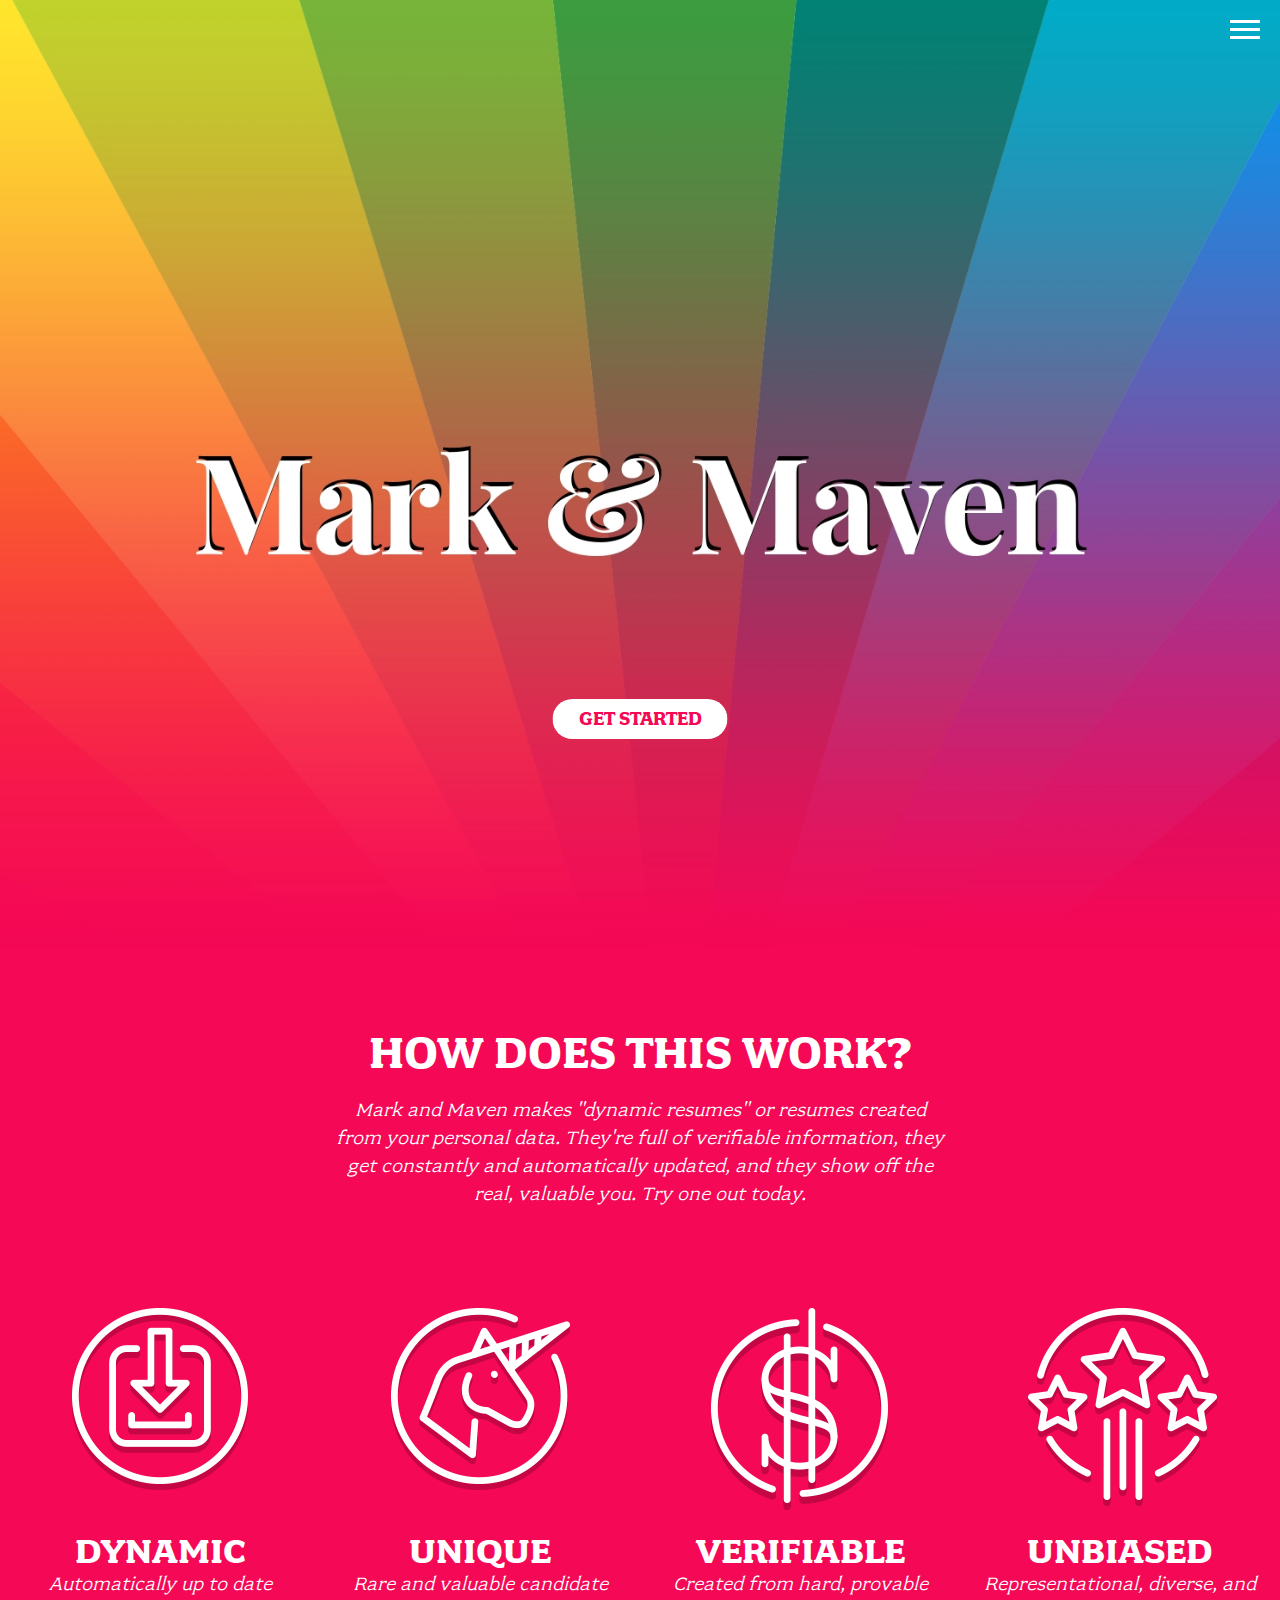
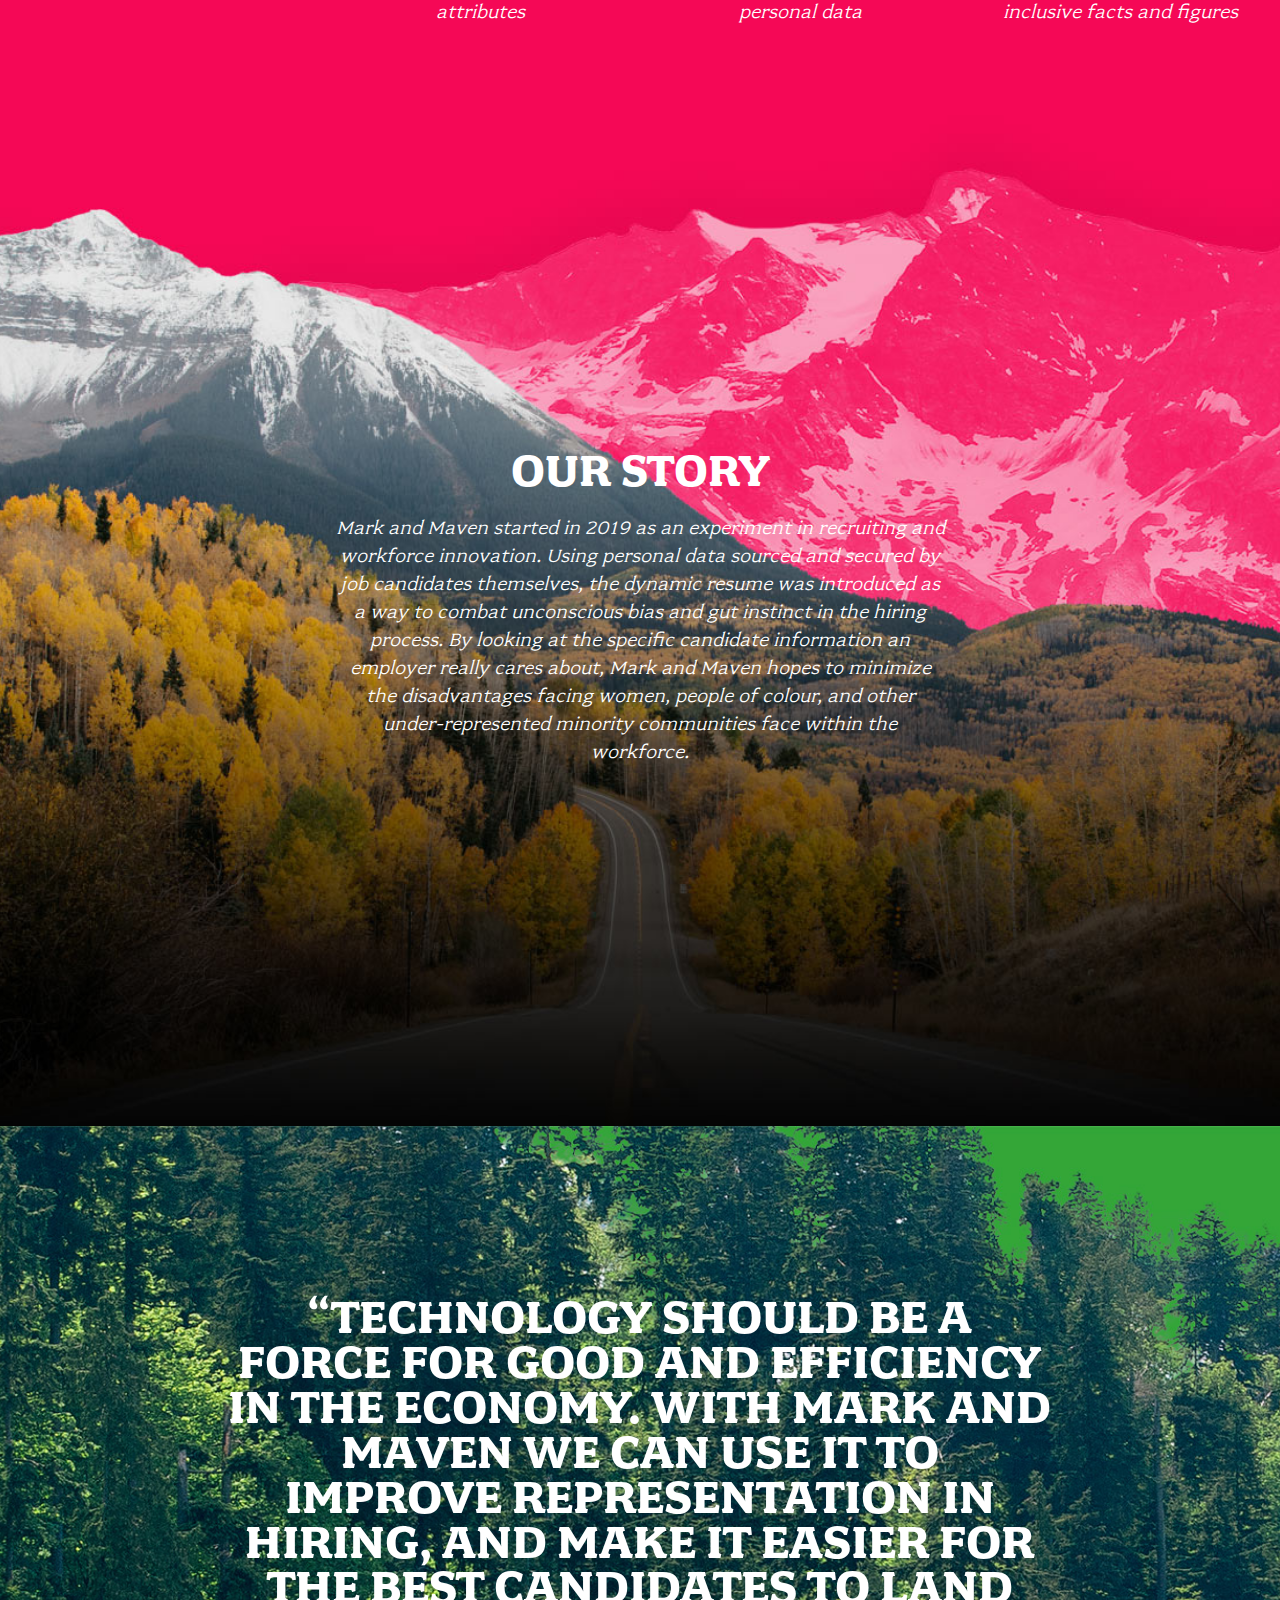
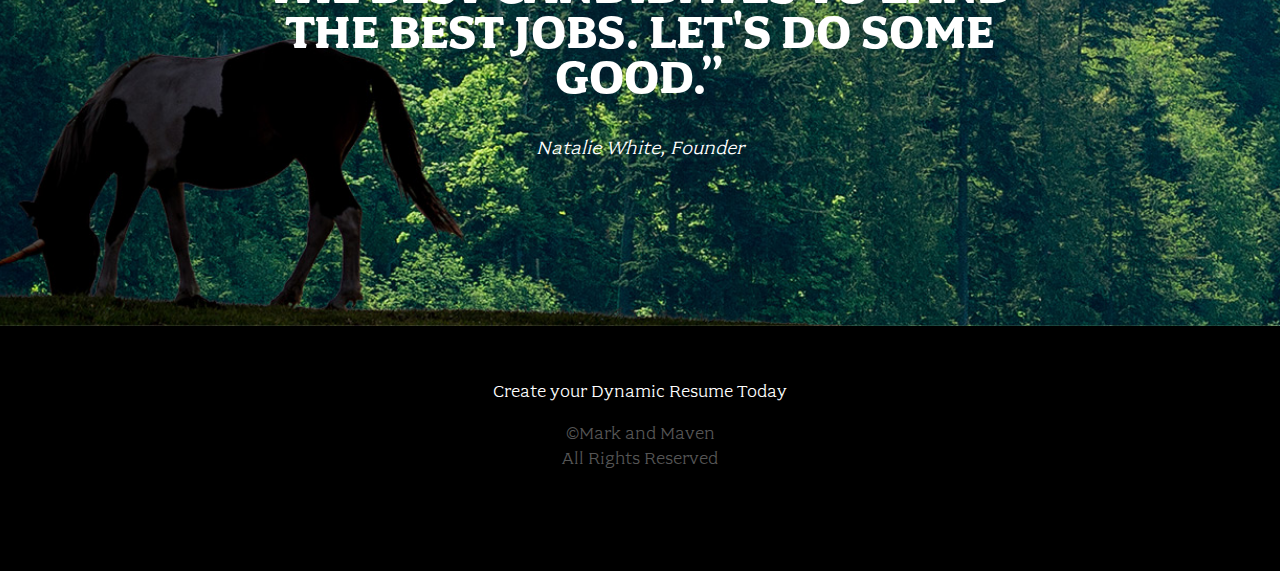
<file: index.html>
<!doctype html>
<html class="no-js" lang="">
<head>
  <meta charset="utf-8">
  <meta name="description" content="">
  <meta name="viewport" content="width=device-width, initial-scale=1">
  <title>Mark and Maven</title>

  <link rel="stylesheet" href="css/font.css">
  <link rel="stylesheet" href="css/main.css">

  <script src="js/vendor/modernizr.js"></script>
</head>
<body class="page-home">

  <header class="site-header">
    <h1 class="title">Mark and Maven</h1>
    <button type="button" class="btn-menu"><span>Menu</span></button>
    <a class="home-button" href="/register.html">Get Started</a>
  </header>

  <section class="home-about">
    <div class="row column large-9 xlarge-6 xxlarge-4">
      <h2 class="section-title">How Does This Work?</h2>
      <p class="content">
        Mark and Maven makes "dynamic resumes" or resumes created from your personal data. They're full of verifiable information, they get constantly and automatically updated, and they show off the real, valuable you. Try one out today.  
      </p>
    </div>

    <div class="row medium-up-2 large-up-4">
      <div class="column">
        <div class="home-about-block">
          <h3 class="title icon-download">Dynamic</h3>
          <p class="content">Automatically up to date</p>
        </div>
      </div>

      <div class="column">
        <div class="home-about-block">
          <h3 class="title icon-unicorn">Unique</h3>
          <p class="content">Rare and valuable candidate attributes</p>
        </div>
      </div>

      <div class="column">
        <div class="home-about-block">
          <h3 class="title icon-price">Verifiable</h3>
          <p class="content">Created from hard, provable personal data</p>
        </div>
      </div>

      <div class="column">
        <div class="home-about-block">
          <h3 class="title icon-success">Unbiased</h3>
          <p class="content">Representational, diverse, and inclusive facts and figures</p>
        </div>
      </div>
    </div>
  </section>

  <section class="home-story">
    <div class="row column large-9 xlarge-6 xxlarge-4">
      <h2 class="section-title">Our Story</h2>
      <p class="content">
        Mark and Maven started in 2019 as an experiment in recruiting and workforce innovation. Using personal data sourced and secured by job candidates themselves, the dynamic resume was introduced as a way to combat unconscious bias and gut instinct in the hiring process. By looking at the specific candidate information an employer really cares about, Mark and Maven hopes to minimize the disadvantages facing women, people of colour, and other under-represented minority communities face within the workforce.</p>
    </div>
  </section>

  <section class="home-quote">
    <div class="row column medium-8 xxlarge-6">
      <div class="quote-wrap">
        <div class="quote">
          “Technology should be a force for good and efficiency in the economy. With Mark and Maven we can use it to improve representation in hiring, and make it easier for the best candidates to land the best jobs. Let's do some good.”
        </div>
        <div class="quoter">Natalie White, Founder</div>
      </div>
    </div>
  </section>

  <footer class="site-footer">
    <div class="row column">
      <nav class="footer-nav">
        <ul>
          <li><a href="register.html">Create your Dynamic Resume Today</a></li>
        </ul>
      </nav>
    </div>

    <div class="row column">
      <div class="footer-legal">
        &copy;Mark and Maven<br>
        All Rights Reserved
      </div>
    </div>
  </footer>

  <script src="js/vendor.js"></script>

  <script src="js/main.js"></script>
</body>
</html>
</file>
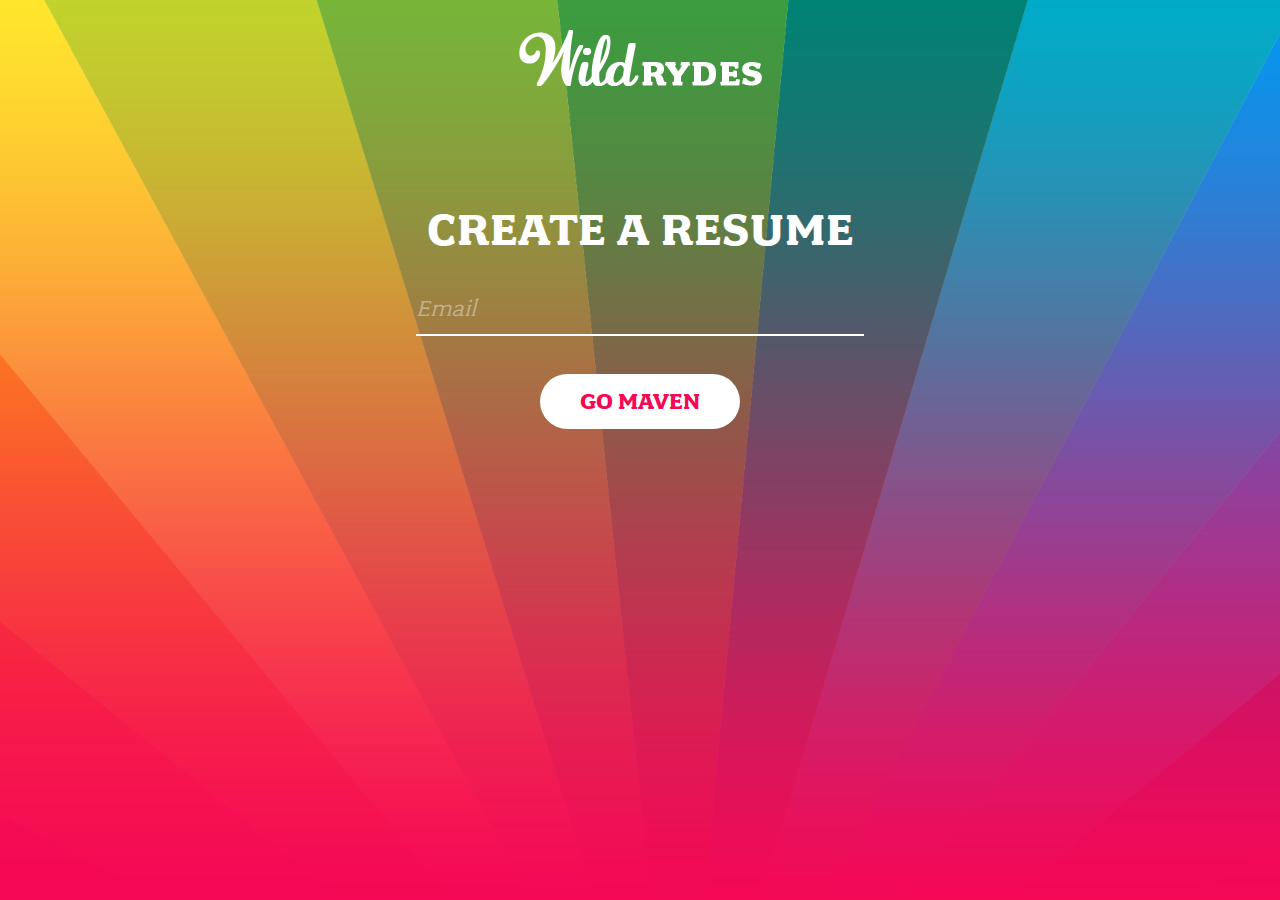
<file: register.html>
<!DOCTYPE html>
<!--[if lt IE 7]>      <html class="no-js lt-ie9 lt-ie8 lt-ie7"> <![endif]-->
<!--[if IE 7]>         <html class="no-js lt-ie9 lt-ie8"> <![endif]-->
<!--[if IE 8]>         <html class="no-js lt-ie9"> <![endif]-->
<!--[if gt IE 8]><!--> <html class="no-js"> <!--<![endif]-->
    <head>
        <meta charset="utf-8">
        <meta http-equiv="X-UA-Compatible" content="IE=edge,chrome=1">
        <title></title>
        <meta name="description" content="">
        <meta name="viewport" content="width=device-width">

        <!-- Place favicon.ico and apple-touch-icon.png in the root directory -->

        <link rel="stylesheet" href="css/font.css">
        <link rel="stylesheet" href="css/normalize.css">
        <link rel="stylesheet" href="css/index.css">
        <link rel="stylesheet" href="css/message.css">
    </head>
    <body>
        <!--[if lt IE 7]>
            <p class="chromeframe">You are using an <strong>outdated</strong> browser. Please <a href="http://browsehappy.com/">upgrade your browser</a> or <a href="http://www.google.com/chromeframe/?redirect=true">activate Google Chrome Frame</a> to improve your experience.</p>
        <![endif]-->

        <header>
          <img src="images/logo.png">
        </header>

        <section class="form-wrap">
            <h1>Create a Resume</h1>
            <form id="registrationForm">
              <input type="email" id="emailInputRegister" placeholder="Email" pattern=".*" required>
              <input type="submit" value="Go Maven">
            </form>
        </section>

        <script src="js/vendor/jquery-3.1.0.js"></script>
        <script src="js/vendor/bootstrap.min.js"></script>
        <script src="js/vendor/aws-cognito-sdk.min.js"></script>
        <script src="js/vendor/amazon-cognito-identity.min.js"></script>
        <script src="js/cognito-auth.js"></script>
    </body>
</html>
</file>
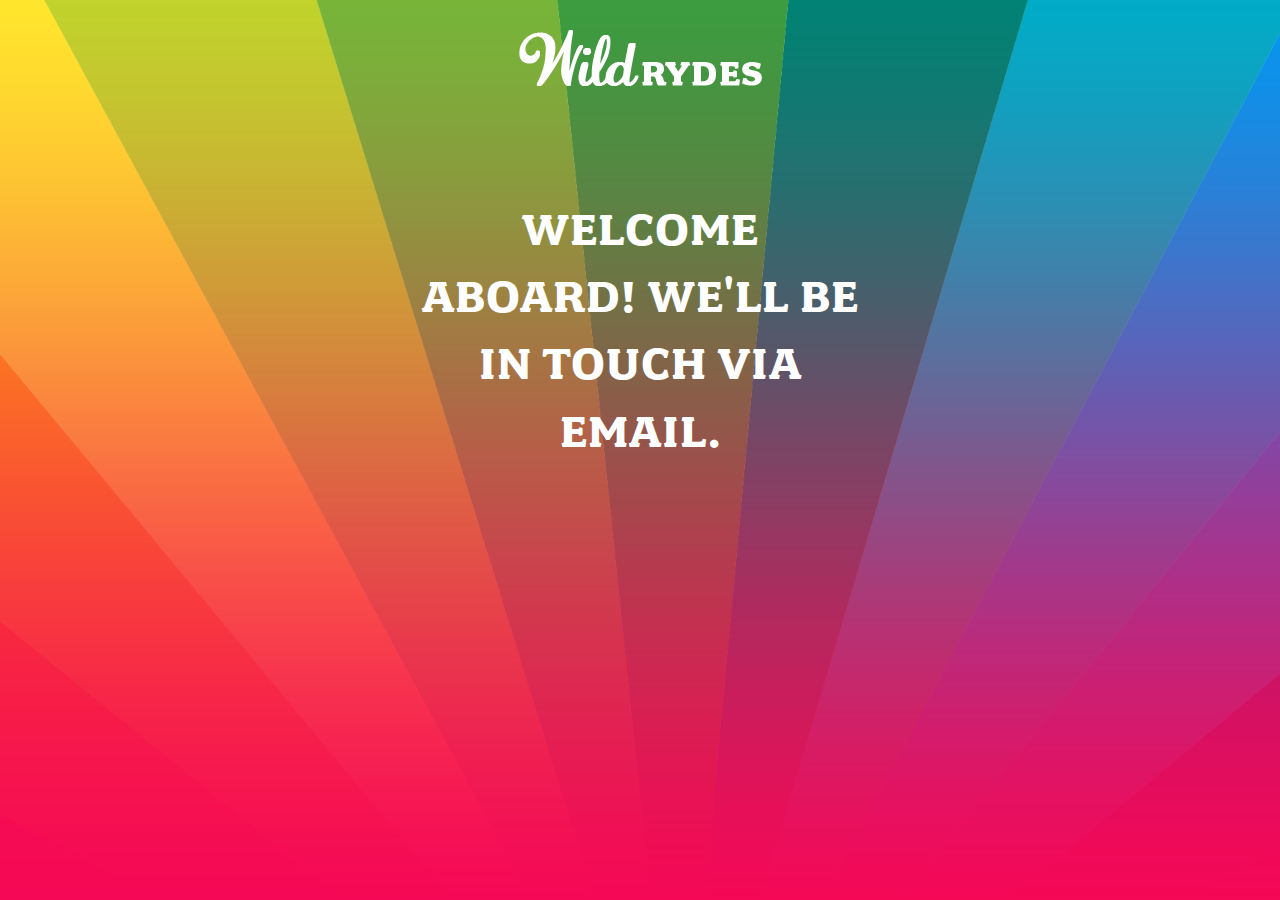
<file: verify.html>
<!DOCTYPE html>
<!--[if lt IE 7]>      <html class="no-js lt-ie9 lt-ie8 lt-ie7"> <![endif]-->
<!--[if IE 7]>         <html class="no-js lt-ie9 lt-ie8"> <![endif]-->
<!--[if IE 8]>         <html class="no-js lt-ie9"> <![endif]-->
<!--[if gt IE 8]><!--> <html class="no-js"> <!--<![endif]-->
    <head>
        <meta charset="utf-8">
        <meta http-equiv="X-UA-Compatible" content="IE=edge,chrome=1">
        <title></title>
        <meta name="description" content="">
        <meta name="viewport" content="width=device-width">

        <!-- Place favicon.ico and apple-touch-icon.png in the root directory -->

        <link rel="stylesheet" href="css/font.css">
        <link rel="stylesheet" href="css/normalize.css">
        <link rel="stylesheet" href="css/index.css">
        <link rel="stylesheet" href="css/message.css">
    </head>
    <body>
        <!--[if lt IE 7]>
            <p class="chromeframe">You are using an <strong>outdated</strong> browser. Please <a href="http://browsehappy.com/">upgrade your browser</a> or <a href="http://www.google.com/chromeframe/?redirect=true">activate Google Chrome Frame</a> to improve your experience.</p>
        <![endif]-->
        
        <header>
          <img src="images/logo.png">
        </header>


        <section class="form-wrap">
            <h1>Welcome aboard! We'll be in touch via email.</h1>
        </section>

        <script src="js/vendor/jquery-3.1.0.js"></script>
        <script src="js/vendor/bootstrap.min.js"></script>
        <script src="js/vendor/aws-cognito-sdk.min.js"></script>
        <script src="js/vendor/amazon-cognito-identity.min.js"></script>
        <script src="js/cognito-auth.js"></script>
    </body>
</html>
</file>
<file: css/font.css>
@font-face {
    font-family: "fairplex-wide";
    font-style: normal;
    font-weight: 400;
    src: url("../fonts/fairplex-wide-n4.woff") format("woff2");
}
@font-face {
    font-family: "fairplex-wide";
    font-style: normal;
    font-weight: 700;
    src: url("../fonts/fairplex-wide-n7.woff") format("woff2");
}
</file>
<file: css/index.css>
/*
 * HTML5 Boilerplate
 *
 * What follows is the result of much research on cross-browser styling.
 * Credit left inline and big thanks to Nicolas Gallagher, Jonathan Neal,
 * Kroc Camen, and the H5BP dev community and team.
 */

/* ==========================================================================
   Base styles: opinionated defaults
   ========================================================================== */

html,
button,
input,
select,
textarea {
    color: #222;
}

body {
    font-size: 1em;
    line-height: 1.4;
}

/*
 * Remove text-shadow in selection highlight: h5bp.com/i
 * These selection declarations have to be separate.
 * Customize the background color to match your design.
 */

::-moz-selection {
    background: #b3d4fc;
    text-shadow: none;
}

::selection {
    background: #b3d4fc;
    text-shadow: none;
}

/*
 * A better looking default horizontal rule
 */

hr {
    display: block;
    height: 1px;
    border: 0;
    border-top: 1px solid #ccc;
    margin: 1em 0;
    padding: 0;
}

/*
 * Remove the gap between images and the bottom of their containers: h5bp.com/i/440
 */

img {
    vertical-align: middle;
}

/*
 * Remove default fieldset styles.
 */

fieldset {
    border: 0;
    margin: 0;
    padding: 0;
}

/*
 * Allow only vertical resizing of textareas.
 */

textarea {
    resize: vertical;
}

/* ==========================================================================
   Chrome Frame prompt
   ========================================================================== */

.chromeframe {
    margin: 0.2em 0;
    background: #ccc;
    color: #000;
    padding: 0.2em 0;
}

/* ==========================================================================
   Author's custom styles
   ========================================================================== */







/* Generic */

body{
  width: 100vw;
  height: 100vh;

  background-image: url(../images/background.png);
  background-size: cover;
  background-repeat: no-repeat;
  background-position: center bottom;

  font-family: "fairplex-wide";
  -webkit-font-smoothing: antialiased;
  -moz-osx-font-smoothing: grayscale;
}





/* Logo */


header{
  width: 100vw;
  padding: 30px 0 100px;
}

header img{
  margin: 0 auto;
  display: block;
}

@media screen and (max-width: 600px) {
  header{
    padding: 30px 0 0;
  }

  header img{
    width: 35%;
  }
}





/* Forms */

.form-wrap{
    width: 35%;
    margin: 0 auto;
}

.left-form{
  width: 47.5%;

  float: left;
}

.right-form{
  width: 47.5%;

  float: right;
}


@media screen and (max-width: 1200px) {
  .form-wrap{
    width: 90%;
  }
}


@media screen and (max-width: 600px) {
  .form-wrap{
    width: 90%;
  }

  .left-form{
    width: 100%;
  }

  .right-form{
    width: 100%;
  }
}


input[type=text], input[type=password], input[type=email] {
    width: 100%;
    padding: 12px 0;
    margin: 10px 0 30px;
    display: inline-block;
    border: none;
    border-bottom: 2px solid white;
    box-sizing: border-box;
    background: transparent;
    outline: none;

    font-family: "fairplex-wide";
    font-size: 24px;
    opacity: 1;
    color: white;
    font-weight: 400;

    -webkit-transition: border-bottom 0.4s ease-in-out;
    transition: border-bottom 0.4s ease-in-out;
}

input[type=text]:focus, input[type=password]:focus {
    border-bottom: 2px solid black;
}


input[type=text]:valid, input[type=password]:valid {
    border-bottom: 2px solid #f50856;
} /* This is a quick fix to get an authorization / valid entry state without using JS */

input[type=submit] {
    width: 200px;
    background-color: white;
    color: #f50856;
    padding: 14px 20px;
    margin: 8px auto 30px;
    border: none;
    border-radius: 40px;
    cursor: pointer;
    display: block;

    font-family: "fairplex-wide";
    font-size: 24px;
    opacity: 1;
    font-weight: 700;
    text-transform: uppercase;

    -webkit-transition: background-color 0.2s ease-in-out;
    transition: background-color 0.2s ease-in-out;
}

input[type=submit]:hover {
    background-color: #dddddd;
    color: #bb0642;
}


::-webkit-input-placeholder { /* Chrome */
  color: white;
  font-style: italic;
  opacity: .4;

  font-family: "fairplex-wide";
  color: white;
  font-weight: 400;
}
:-ms-input-placeholder { /* IE 10+ */
  color: white;
  font-style: italic;
  opacity: .4;
}
::-moz-placeholder { /* Firefox 19+ */
  color: white;
  opacity: .4;
  font-style: italic;
}
:-moz-placeholder { /* Firefox 4 - 18 */
  color: white;
  opacity: .4;
  font-style: italic;
}





/* Typography */

h1{
  color: white;
  font-size: 48px;
  font-weight: 700;
  letter-spacing: 1px;
  text-transform: uppercase;
  text-align: center;
  margin: 10px 0;
}


@media screen and (max-width: 1200px) {
  h1{
    margin: 60px 0 0;
    font-size: 35px;
  }
}
























/* ==========================================================================
   Helper classes
   ========================================================================== */

/*
 * Image replacement
 */

.ir {
    background-color: transparent;
    border: 0;
    overflow: hidden;
    /* IE 6/7 fallback */
    *text-indent: -9999px;
}

.ir:before {
    content: "";
    display: block;
    width: 0;
    height: 150%;
}

/*
 * Hide from both screenreaders and browsers: h5bp.com/u
 */

.hidden {
    display: none !important;
    visibility: hidden;
}

/*
 * Hide only visually, but have it available for screenreaders: h5bp.com/v
 */

.visuallyhidden {
    border: 0;
    clip: rect(0 0 0 0);
    height: 1px;
    margin: -1px;
    overflow: hidden;
    padding: 0;
    position: absolute;
    width: 1px;
}

/*
 * Extends the .visuallyhidden class to allow the element to be focusable
 * when navigated to via the keyboard: h5bp.com/p
 */

.visuallyhidden.focusable:active,
.visuallyhidden.focusable:focus {
    clip: auto;
    height: auto;
    margin: 0;
    overflow: visible;
    position: static;
    width: auto;
}

/*
 * Hide visually and from screenreaders, but maintain layout
 */

.invisible {
    visibility: hidden;
}

/*
 * Clearfix: contain floats
 *
 * For modern browsers
 * 1. The space content is one way to avoid an Opera bug when the
 *    `contenteditable` attribute is included anywhere else in the document.
 *    Otherwise it causes space to appear at the top and bottom of elements
 *    that receive the `clearfix` class.
 * 2. The use of `table` rather than `block` is only necessary if using
 *    `:before` to contain the top-margins of child elements.
 */

.clearfix:before,
.clearfix:after {
    content: " "; /* 1 */
    display: table; /* 2 */
}

.clearfix:after {
    clear: both;
}

/*
 * For IE 6/7 only
 * Include this rule to trigger hasLayout and contain floats.
 */

.clearfix {
    *zoom: 1;
}

/* ==========================================================================
   EXAMPLE Media Queries for Responsive Design.
   Theses examples override the primary ('mobile first') styles.
   Modify as content requires.
   ========================================================================== */

@media only screen and (min-width: 35em) {
    /* Style adjustments for viewports that meet the condition */
}

@media print,
       (-o-min-device-pixel-ratio: 5/4),
       (-webkit-min-device-pixel-ratio: 1.25),
       (min-resolution: 120dpi) {
    /* Style adjustments for high resolution devices */
}

/* ==========================================================================
   Print styles.
   Inlined to avoid required HTTP connection: h5bp.com/r
   ========================================================================== */

@media print {
    * {
        background: transparent !important;
        color: #000 !important; /* Black prints faster: h5bp.com/s */
        box-shadow: none !important;
        text-shadow: none !important;
    }

    a,
    a:visited {
        text-decoration: underline;
    }

    a[href]:after {
        content: " (" attr(href) ")";
    }

    abbr[title]:after {
        content: " (" attr(title) ")";
    }

    /*
     * Don't show links for images, or javascript/internal links
     */

    .ir a:after,
    a[href^="javascript:"]:after,
    a[href^="#"]:after {
        content: "";
    }

    pre,
    blockquote {
        border: 1px solid #999;
        page-break-inside: avoid;
    }

    thead {
        display: table-header-group; /* h5bp.com/t */
    }

    tr,
    img {
        page-break-inside: avoid;
    }

    img {
        max-width: 100% !important;
    }

    @page {
        margin: 0.5cm;
    }

    p,
    h2,
    h3 {
        orphans: 3;
        widows: 3;
    }

    h2,
    h3 {
        page-break-after: avoid;
    }
}
</file>
<file: css/message.css>
.panel-default {
    border-color: #dddddd;
}
.panel {
    background-color: #ffffff;
    border: 1px solid rgba(0, 0, 0, 0);
    border-radius: 4px;
    box-shadow: 0 1px 1px rgba(0, 0, 0, 0.05);
}

.panel-default > .panel-heading {
    background-color: #f5f5f5;
    border-color: #dddddd;
    color: #333333;
}
.panel-heading {
    border-bottom: 1px solid rgba(0, 0, 0, 0);
    border-top-left-radius: 3px;
    border-top-right-radius: 3px;
    padding: 10px 15px;
}

.panel-title {
    color: inherit;
    font-size: 16px;
    margin-bottom: 0;
    margin-top: 0;
}

.configMessage {
    width: 100%;
    height: 100%;
    text-align: center;
    background: transparent;
    position: absolute;
    z-index: 2000;
}

.configMessage .panel {
    margin: auto;
    width: 40%;
    top: 50%;
    position: relative;
    transform: translateY(-50%);
    -ms-transform: translateY(-50%);
    -moz-transform: translateY(-50%);
    -webkit-transform: translateY(-50%);
    -o-transform: translateY(-50%);
    z-index: 100;
}

.configMessage .panel-body {
    text-align: left;
}

.configMessage .backdrop {
    position: absolute;
    width: 100%;
    height: 100%;
    background: #fff;
    opacity: 0.6;
    z-index: 50;
}
</file>
<file: css/main.css>
/*! normalize.css v4.2.0 | MIT License | github.com/necolas/normalize.css */html{font-family:sans-serif;line-height:1.15;-ms-text-size-adjust:100%;-webkit-text-size-adjust:100%}body{margin:0}article,aside,footer,header,nav,section{display:block}h1{font-size:2em;margin:.67em 0}figcaption,figure,main{display:block}figure{margin:1em 40px}hr{box-sizing:content-box;height:0;overflow:visible}pre{font-family:monospace,monospace;font-size:1em}a{background-color:transparent;-webkit-text-decoration-skip:objects}a:active,a:hover{outline-width:0}abbr[title]{border-bottom:none;text-decoration:underline;text-decoration:underline dotted}b,strong{font-weight:inherit;font-weight:bolder}code,kbd,samp{font-family:monospace,monospace;font-size:1em}dfn{font-style:italic}mark{background-color:#ff0;color:#000}small{font-size:80%}sub,sup{font-size:75%;line-height:0;position:relative;vertical-align:baseline}sub{bottom:-.25em}sup{top:-.5em}audio,video{display:inline-block}audio:not([controls]){display:none;height:0}img{border-style:none}svg:not(:root){overflow:hidden}button,input,optgroup,select,textarea{font:inherit;margin:0}optgroup{font-weight:700}button,input{overflow:visible}button,select{text-transform:none}[type=reset],[type=submit],button,html [type=button]{-webkit-appearance:button;cursor:pointer}[type=button]::-moz-focus-inner,[type=reset]::-moz-focus-inner,[type=submit]::-moz-focus-inner,button::-moz-focus-inner{border-style:none;padding:0}[type=button]:-moz-focusring,[type=reset]:-moz-focusring,[type=submit]:-moz-focusring,button:-moz-focusring{outline:1px dotted ButtonText}fieldset{border:1px solid silver;margin:0 2px;padding:.35em .625em .75em}legend{box-sizing:border-box;color:inherit;display:table;max-width:100%;padding:0;white-space:normal}progress{display:inline-block;vertical-align:baseline}textarea{overflow:auto}[type=checkbox],[type=radio]{box-sizing:border-box;padding:0}[type=number]::-webkit-inner-spin-button,[type=number]::-webkit-outer-spin-button{height:auto}[type=search]{-webkit-appearance:textfield;outline-offset:-2px}[type=search]::-webkit-search-cancel-button,[type=search]::-webkit-search-decoration{-webkit-appearance:none}::-webkit-file-upload-button{-webkit-appearance:button;font:inherit}details,menu{display:block}summary{display:list-item}canvas{display:inline-block}[hidden],template{display:none}.row{max-width:96.875rem;margin-left:auto;margin-right:auto}.row:after,.row:before{content:' ';display:table}.row:after{clear:both}.row.collapse>.column,.row.collapse>.columns{padding-left:0;padding-right:0}.row .row{max-width:none;margin-left:-.625rem;margin-right:-.625rem}@media screen and (min-width:40em){.row .row{margin-left:-.9375rem;margin-right:-.9375rem}}.row .row.collapse{margin-left:0;margin-right:0}.row.expanded{max-width:none}.row.expanded .row{margin-left:auto;margin-right:auto}.column,.columns{width:100%;float:left;padding-left:.625rem;padding-right:.625rem}@media screen and (min-width:40em){.column,.columns{padding-left:.9375rem;padding-right:.9375rem}}.column:last-child:not(:first-child),.columns:last-child:not(:first-child){float:right}.column.end:last-child:last-child,.end.columns:last-child:last-child{float:left}.column.row.row,.row.row.columns{float:none}.row .column.row.row,.row .row.row.columns{padding-left:0;padding-right:0;margin-left:0;margin-right:0}.small-1{width:8.3333333333%}.small-push-1{position:relative;left:8.3333333333%}.small-pull-1{position:relative;left:-8.3333333333%}.small-offset-0{margin-left:0}.small-2{width:16.6666666667%}.small-push-2{position:relative;left:16.6666666667%}.small-pull-2{position:relative;left:-16.6666666667%}.small-offset-1{margin-left:8.3333333333%}.small-3{width:25%}.small-push-3{position:relative;left:25%}.small-pull-3{position:relative;left:-25%}.small-offset-2{margin-left:16.6666666667%}.small-4{width:33.3333333333%}.small-push-4{position:relative;left:33.3333333333%}.small-pull-4{position:relative;left:-33.3333333333%}.small-offset-3{margin-left:25%}.small-5{width:41.6666666667%}.small-push-5{position:relative;left:41.6666666667%}.small-pull-5{position:relative;left:-41.6666666667%}.small-offset-4{margin-left:33.3333333333%}.small-6{width:50%}.small-push-6{position:relative;left:50%}.small-pull-6{position:relative;left:-50%}.small-offset-5{margin-left:41.6666666667%}.small-7{width:58.3333333333%}.small-push-7{position:relative;left:58.3333333333%}.small-pull-7{position:relative;left:-58.3333333333%}.small-offset-6{margin-left:50%}.small-8{width:66.6666666667%}.small-push-8{position:relative;left:66.6666666667%}.small-pull-8{position:relative;left:-66.6666666667%}.small-offset-7{margin-left:58.3333333333%}.small-9{width:75%}.small-push-9{position:relative;left:75%}.small-pull-9{position:relative;left:-75%}.small-offset-8{margin-left:66.6666666667%}.small-10{width:83.3333333333%}.small-push-10{position:relative;left:83.3333333333%}.small-pull-10{position:relative;left:-83.3333333333%}.small-offset-9{margin-left:75%}.small-11{width:91.6666666667%}.small-push-11{position:relative;left:91.6666666667%}.small-pull-11{position:relative;left:-91.6666666667%}.small-offset-10{margin-left:83.3333333333%}.small-12{width:100%}.small-offset-11{margin-left:91.6666666667%}.small-up-1>.column,.small-up-1>.columns{width:100%;float:left}.small-up-1>.column:nth-of-type(1n),.small-up-1>.columns:nth-of-type(1n){clear:none}.small-up-1>.column:nth-of-type(1n+1),.small-up-1>.columns:nth-of-type(1n+1){clear:both}.small-up-1>.column:last-child,.small-up-1>.columns:last-child{float:left}.small-up-2>.column,.small-up-2>.columns{width:50%;float:left}.small-up-2>.column:nth-of-type(1n),.small-up-2>.columns:nth-of-type(1n){clear:none}.small-up-2>.column:nth-of-type(2n+1),.small-up-2>.columns:nth-of-type(2n+1){clear:both}.small-up-2>.column:last-child,.small-up-2>.columns:last-child{float:left}.small-up-3>.column,.small-up-3>.columns{width:33.3333333333%;float:left}.small-up-3>.column:nth-of-type(1n),.small-up-3>.columns:nth-of-type(1n){clear:none}.small-up-3>.column:nth-of-type(3n+1),.small-up-3>.columns:nth-of-type(3n+1){clear:both}.small-up-3>.column:last-child,.small-up-3>.columns:last-child{float:left}.small-up-4>.column,.small-up-4>.columns{width:25%;float:left}.small-up-4>.column:nth-of-type(1n),.small-up-4>.columns:nth-of-type(1n){clear:none}.small-up-4>.column:nth-of-type(4n+1),.small-up-4>.columns:nth-of-type(4n+1){clear:both}.small-up-4>.column:last-child,.small-up-4>.columns:last-child{float:left}.small-up-5>.column,.small-up-5>.columns{width:20%;float:left}.small-up-5>.column:nth-of-type(1n),.small-up-5>.columns:nth-of-type(1n){clear:none}.small-up-5>.column:nth-of-type(5n+1),.small-up-5>.columns:nth-of-type(5n+1){clear:both}.small-up-5>.column:last-child,.small-up-5>.columns:last-child{float:left}.small-up-6>.column,.small-up-6>.columns{width:16.6666666667%;float:left}.small-up-6>.column:nth-of-type(1n),.small-up-6>.columns:nth-of-type(1n){clear:none}.small-up-6>.column:nth-of-type(6n+1),.small-up-6>.columns:nth-of-type(6n+1){clear:both}.small-up-6>.column:last-child,.small-up-6>.columns:last-child{float:left}.small-up-7>.column,.small-up-7>.columns{width:14.2857142857%;float:left}.small-up-7>.column:nth-of-type(1n),.small-up-7>.columns:nth-of-type(1n){clear:none}.small-up-7>.column:nth-of-type(7n+1),.small-up-7>.columns:nth-of-type(7n+1){clear:both}.small-up-7>.column:last-child,.small-up-7>.columns:last-child{float:left}.small-up-8>.column,.small-up-8>.columns{width:12.5%;float:left}.small-up-8>.column:nth-of-type(1n),.small-up-8>.columns:nth-of-type(1n){clear:none}.small-up-8>.column:nth-of-type(8n+1),.small-up-8>.columns:nth-of-type(8n+1){clear:both}.small-up-8>.column:last-child,.small-up-8>.columns:last-child{float:left}.small-collapse>.column,.small-collapse>.columns{padding-left:0;padding-right:0}.expanded.row .small-collapse.row,.small-collapse .row{margin-left:0;margin-right:0}.small-uncollapse>.column,.small-uncollapse>.columns{padding-left:.625rem;padding-right:.625rem}.small-centered{float:none;margin-left:auto;margin-right:auto}.small-pull-0,.small-push-0,.small-uncentered{position:static;margin-left:0;margin-right:0;float:left}@media screen and (min-width:40em){.medium-1{width:8.3333333333%}.medium-push-1{position:relative;left:8.3333333333%}.medium-pull-1{position:relative;left:-8.3333333333%}.medium-offset-0{margin-left:0}.medium-2{width:16.6666666667%}.medium-push-2{position:relative;left:16.6666666667%}.medium-pull-2{position:relative;left:-16.6666666667%}.medium-offset-1{margin-left:8.3333333333%}.medium-3{width:25%}.medium-push-3{position:relative;left:25%}.medium-pull-3{position:relative;left:-25%}.medium-offset-2{margin-left:16.6666666667%}.medium-4{width:33.3333333333%}.medium-push-4{position:relative;left:33.3333333333%}.medium-pull-4{position:relative;left:-33.3333333333%}.medium-offset-3{margin-left:25%}.medium-5{width:41.6666666667%}.medium-push-5{position:relative;left:41.6666666667%}.medium-pull-5{position:relative;left:-41.6666666667%}.medium-offset-4{margin-left:33.3333333333%}.medium-6{width:50%}.medium-push-6{position:relative;left:50%}.medium-pull-6{position:relative;left:-50%}.medium-offset-5{margin-left:41.6666666667%}.medium-7{width:58.3333333333%}.medium-push-7{position:relative;left:58.3333333333%}.medium-pull-7{position:relative;left:-58.3333333333%}.medium-offset-6{margin-left:50%}.medium-8{width:66.6666666667%}.medium-push-8{position:relative;left:66.6666666667%}.medium-pull-8{position:relative;left:-66.6666666667%}.medium-offset-7{margin-left:58.3333333333%}.medium-9{width:75%}.medium-push-9{position:relative;left:75%}.medium-pull-9{position:relative;left:-75%}.medium-offset-8{margin-left:66.6666666667%}.medium-10{width:83.3333333333%}.medium-push-10{position:relative;left:83.3333333333%}.medium-pull-10{position:relative;left:-83.3333333333%}.medium-offset-9{margin-left:75%}.medium-11{width:91.6666666667%}.medium-push-11{position:relative;left:91.6666666667%}.medium-pull-11{position:relative;left:-91.6666666667%}.medium-offset-10{margin-left:83.3333333333%}.medium-12{width:100%}.medium-offset-11{margin-left:91.6666666667%}.medium-up-1>.column,.medium-up-1>.columns{width:100%;float:left}.medium-up-1>.column:nth-of-type(1n),.medium-up-1>.columns:nth-of-type(1n){clear:none}.medium-up-1>.column:nth-of-type(1n+1),.medium-up-1>.columns:nth-of-type(1n+1){clear:both}.medium-up-1>.column:last-child,.medium-up-1>.columns:last-child{float:left}.medium-up-2>.column,.medium-up-2>.columns{width:50%;float:left}.medium-up-2>.column:nth-of-type(1n),.medium-up-2>.columns:nth-of-type(1n){clear:none}.medium-up-2>.column:nth-of-type(2n+1),.medium-up-2>.columns:nth-of-type(2n+1){clear:both}.medium-up-2>.column:last-child,.medium-up-2>.columns:last-child{float:left}.medium-up-3>.column,.medium-up-3>.columns{width:33.3333333333%;float:left}.medium-up-3>.column:nth-of-type(1n),.medium-up-3>.columns:nth-of-type(1n){clear:none}.medium-up-3>.column:nth-of-type(3n+1),.medium-up-3>.columns:nth-of-type(3n+1){clear:both}.medium-up-3>.column:last-child,.medium-up-3>.columns:last-child{float:left}.medium-up-4>.column,.medium-up-4>.columns{width:25%;float:left}.medium-up-4>.column:nth-of-type(1n),.medium-up-4>.columns:nth-of-type(1n){clear:none}.medium-up-4>.column:nth-of-type(4n+1),.medium-up-4>.columns:nth-of-type(4n+1){clear:both}.medium-up-4>.column:last-child,.medium-up-4>.columns:last-child{float:left}.medium-up-5>.column,.medium-up-5>.columns{width:20%;float:left}.medium-up-5>.column:nth-of-type(1n),.medium-up-5>.columns:nth-of-type(1n){clear:none}.medium-up-5>.column:nth-of-type(5n+1),.medium-up-5>.columns:nth-of-type(5n+1){clear:both}.medium-up-5>.column:last-child,.medium-up-5>.columns:last-child{float:left}.medium-up-6>.column,.medium-up-6>.columns{width:16.6666666667%;float:left}.medium-up-6>.column:nth-of-type(1n),.medium-up-6>.columns:nth-of-type(1n){clear:none}.medium-up-6>.column:nth-of-type(6n+1),.medium-up-6>.columns:nth-of-type(6n+1){clear:both}.medium-up-6>.column:last-child,.medium-up-6>.columns:last-child{float:left}.medium-up-7>.column,.medium-up-7>.columns{width:14.2857142857%;float:left}.medium-up-7>.column:nth-of-type(1n),.medium-up-7>.columns:nth-of-type(1n){clear:none}.medium-up-7>.column:nth-of-type(7n+1),.medium-up-7>.columns:nth-of-type(7n+1){clear:both}.medium-up-7>.column:last-child,.medium-up-7>.columns:last-child{float:left}.medium-up-8>.column,.medium-up-8>.columns{width:12.5%;float:left}.medium-up-8>.column:nth-of-type(1n),.medium-up-8>.columns:nth-of-type(1n){clear:none}.medium-up-8>.column:nth-of-type(8n+1),.medium-up-8>.columns:nth-of-type(8n+1){clear:both}.medium-up-8>.column:last-child,.medium-up-8>.columns:last-child{float:left}.medium-collapse>.column,.medium-collapse>.columns{padding-left:0;padding-right:0}.expanded.row .medium-collapse.row,.medium-collapse .row{margin-left:0;margin-right:0}.medium-uncollapse>.column,.medium-uncollapse>.columns{padding-left:.9375rem;padding-right:.9375rem}.medium-centered{float:none;margin-left:auto;margin-right:auto}.medium-pull-0,.medium-push-0,.medium-uncentered{position:static;margin-left:0;margin-right:0;float:left}}@media screen and (min-width:64em){.large-1{width:8.3333333333%}.large-push-1{position:relative;left:8.3333333333%}.large-pull-1{position:relative;left:-8.3333333333%}.large-offset-0{margin-left:0}.large-2{width:16.6666666667%}.large-push-2{position:relative;left:16.6666666667%}.large-pull-2{position:relative;left:-16.6666666667%}.large-offset-1{margin-left:8.3333333333%}.large-3{width:25%}.large-push-3{position:relative;left:25%}.large-pull-3{position:relative;left:-25%}.large-offset-2{margin-left:16.6666666667%}.large-4{width:33.3333333333%}.large-push-4{position:relative;left:33.3333333333%}.large-pull-4{position:relative;left:-33.3333333333%}.large-offset-3{margin-left:25%}.large-5{width:41.6666666667%}.large-push-5{position:relative;left:41.6666666667%}.large-pull-5{position:relative;left:-41.6666666667%}.large-offset-4{margin-left:33.3333333333%}.large-6{width:50%}.large-push-6{position:relative;left:50%}.large-pull-6{position:relative;left:-50%}.large-offset-5{margin-left:41.6666666667%}.large-7{width:58.3333333333%}.large-push-7{position:relative;left:58.3333333333%}.large-pull-7{position:relative;left:-58.3333333333%}.large-offset-6{margin-left:50%}.large-8{width:66.6666666667%}.large-push-8{position:relative;left:66.6666666667%}.large-pull-8{position:relative;left:-66.6666666667%}.large-offset-7{margin-left:58.3333333333%}.large-9{width:75%}.large-push-9{position:relative;left:75%}.large-pull-9{position:relative;left:-75%}.large-offset-8{margin-left:66.6666666667%}.large-10{width:83.3333333333%}.large-push-10{position:relative;left:83.3333333333%}.large-pull-10{position:relative;left:-83.3333333333%}.large-offset-9{margin-left:75%}.large-11{width:91.6666666667%}.large-push-11{position:relative;left:91.6666666667%}.large-pull-11{position:relative;left:-91.6666666667%}.large-offset-10{margin-left:83.3333333333%}.large-12{width:100%}.large-offset-11{margin-left:91.6666666667%}.large-up-1>.column,.large-up-1>.columns{width:100%;float:left}.large-up-1>.column:nth-of-type(1n),.large-up-1>.columns:nth-of-type(1n){clear:none}.large-up-1>.column:nth-of-type(1n+1),.large-up-1>.columns:nth-of-type(1n+1){clear:both}.large-up-1>.column:last-child,.large-up-1>.columns:last-child{float:left}.large-up-2>.column,.large-up-2>.columns{width:50%;float:left}.large-up-2>.column:nth-of-type(1n),.large-up-2>.columns:nth-of-type(1n){clear:none}.large-up-2>.column:nth-of-type(2n+1),.large-up-2>.columns:nth-of-type(2n+1){clear:both}.large-up-2>.column:last-child,.large-up-2>.columns:last-child{float:left}.large-up-3>.column,.large-up-3>.columns{width:33.3333333333%;float:left}.large-up-3>.column:nth-of-type(1n),.large-up-3>.columns:nth-of-type(1n){clear:none}.large-up-3>.column:nth-of-type(3n+1),.large-up-3>.columns:nth-of-type(3n+1){clear:both}.large-up-3>.column:last-child,.large-up-3>.columns:last-child{float:left}.large-up-4>.column,.large-up-4>.columns{width:25%;float:left}.large-up-4>.column:nth-of-type(1n),.large-up-4>.columns:nth-of-type(1n){clear:none}.large-up-4>.column:nth-of-type(4n+1),.large-up-4>.columns:nth-of-type(4n+1){clear:both}.large-up-4>.column:last-child,.large-up-4>.columns:last-child{float:left}.large-up-5>.column,.large-up-5>.columns{width:20%;float:left}.large-up-5>.column:nth-of-type(1n),.large-up-5>.columns:nth-of-type(1n){clear:none}.large-up-5>.column:nth-of-type(5n+1),.large-up-5>.columns:nth-of-type(5n+1){clear:both}.large-up-5>.column:last-child,.large-up-5>.columns:last-child{float:left}.large-up-6>.column,.large-up-6>.columns{width:16.6666666667%;float:left}.large-up-6>.column:nth-of-type(1n),.large-up-6>.columns:nth-of-type(1n){clear:none}.large-up-6>.column:nth-of-type(6n+1),.large-up-6>.columns:nth-of-type(6n+1){clear:both}.large-up-6>.column:last-child,.large-up-6>.columns:last-child{float:left}.large-up-7>.column,.large-up-7>.columns{width:14.2857142857%;float:left}.large-up-7>.column:nth-of-type(1n),.large-up-7>.columns:nth-of-type(1n){clear:none}.large-up-7>.column:nth-of-type(7n+1),.large-up-7>.columns:nth-of-type(7n+1){clear:both}.large-up-7>.column:last-child,.large-up-7>.columns:last-child{float:left}.large-up-8>.column,.large-up-8>.columns{width:12.5%;float:left}.large-up-8>.column:nth-of-type(1n),.large-up-8>.columns:nth-of-type(1n){clear:none}.large-up-8>.column:nth-of-type(8n+1),.large-up-8>.columns:nth-of-type(8n+1){clear:both}.large-up-8>.column:last-child,.large-up-8>.columns:last-child{float:left}.large-collapse>.column,.large-collapse>.columns{padding-left:0;padding-right:0}.expanded.row .large-collapse.row,.large-collapse .row{margin-left:0;margin-right:0}.large-uncollapse>.column,.large-uncollapse>.columns{padding-left:.9375rem;padding-right:.9375rem}.large-centered{float:none;margin-left:auto;margin-right:auto}.large-pull-0,.large-push-0,.large-uncentered{position:static;margin-left:0;margin-right:0;float:left}}@media screen and (min-width:75em){.xlarge-1{width:8.3333333333%}.xlarge-push-1{position:relative;left:8.3333333333%}.xlarge-pull-1{position:relative;left:-8.3333333333%}.xlarge-offset-0{margin-left:0}.xlarge-2{width:16.6666666667%}.xlarge-push-2{position:relative;left:16.6666666667%}.xlarge-pull-2{position:relative;left:-16.6666666667%}.xlarge-offset-1{margin-left:8.3333333333%}.xlarge-3{width:25%}.xlarge-push-3{position:relative;left:25%}.xlarge-pull-3{position:relative;left:-25%}.xlarge-offset-2{margin-left:16.6666666667%}.xlarge-4{width:33.3333333333%}.xlarge-push-4{position:relative;left:33.3333333333%}.xlarge-pull-4{position:relative;left:-33.3333333333%}.xlarge-offset-3{margin-left:25%}.xlarge-5{width:41.6666666667%}.xlarge-push-5{position:relative;left:41.6666666667%}.xlarge-pull-5{position:relative;left:-41.6666666667%}.xlarge-offset-4{margin-left:33.3333333333%}.xlarge-6{width:50%}.xlarge-push-6{position:relative;left:50%}.xlarge-pull-6{position:relative;left:-50%}.xlarge-offset-5{margin-left:41.6666666667%}.xlarge-7{width:58.3333333333%}.xlarge-push-7{position:relative;left:58.3333333333%}.xlarge-pull-7{position:relative;left:-58.3333333333%}.xlarge-offset-6{margin-left:50%}.xlarge-8{width:66.6666666667%}.xlarge-push-8{position:relative;left:66.6666666667%}.xlarge-pull-8{position:relative;left:-66.6666666667%}.xlarge-offset-7{margin-left:58.3333333333%}.xlarge-9{width:75%}.xlarge-push-9{position:relative;left:75%}.xlarge-pull-9{position:relative;left:-75%}.xlarge-offset-8{margin-left:66.6666666667%}.xlarge-10{width:83.3333333333%}.xlarge-push-10{position:relative;left:83.3333333333%}.xlarge-pull-10{position:relative;left:-83.3333333333%}.xlarge-offset-9{margin-left:75%}.xlarge-11{width:91.6666666667%}.xlarge-push-11{position:relative;left:91.6666666667%}.xlarge-pull-11{position:relative;left:-91.6666666667%}.xlarge-offset-10{margin-left:83.3333333333%}.xlarge-12{width:100%}.xlarge-offset-11{margin-left:91.6666666667%}.xlarge-up-1>.column,.xlarge-up-1>.columns{width:100%;float:left}.xlarge-up-1>.column:nth-of-type(1n),.xlarge-up-1>.columns:nth-of-type(1n){clear:none}.xlarge-up-1>.column:nth-of-type(1n+1),.xlarge-up-1>.columns:nth-of-type(1n+1){clear:both}.xlarge-up-1>.column:last-child,.xlarge-up-1>.columns:last-child{float:left}.xlarge-up-2>.column,.xlarge-up-2>.columns{width:50%;float:left}.xlarge-up-2>.column:nth-of-type(1n),.xlarge-up-2>.columns:nth-of-type(1n){clear:none}.xlarge-up-2>.column:nth-of-type(2n+1),.xlarge-up-2>.columns:nth-of-type(2n+1){clear:both}.xlarge-up-2>.column:last-child,.xlarge-up-2>.columns:last-child{float:left}.xlarge-up-3>.column,.xlarge-up-3>.columns{width:33.3333333333%;float:left}.xlarge-up-3>.column:nth-of-type(1n),.xlarge-up-3>.columns:nth-of-type(1n){clear:none}.xlarge-up-3>.column:nth-of-type(3n+1),.xlarge-up-3>.columns:nth-of-type(3n+1){clear:both}.xlarge-up-3>.column:last-child,.xlarge-up-3>.columns:last-child{float:left}.xlarge-up-4>.column,.xlarge-up-4>.columns{width:25%;float:left}.xlarge-up-4>.column:nth-of-type(1n),.xlarge-up-4>.columns:nth-of-type(1n){clear:none}.xlarge-up-4>.column:nth-of-type(4n+1),.xlarge-up-4>.columns:nth-of-type(4n+1){clear:both}.xlarge-up-4>.column:last-child,.xlarge-up-4>.columns:last-child{float:left}.xlarge-up-5>.column,.xlarge-up-5>.columns{width:20%;float:left}.xlarge-up-5>.column:nth-of-type(1n),.xlarge-up-5>.columns:nth-of-type(1n){clear:none}.xlarge-up-5>.column:nth-of-type(5n+1),.xlarge-up-5>.columns:nth-of-type(5n+1){clear:both}.xlarge-up-5>.column:last-child,.xlarge-up-5>.columns:last-child{float:left}.xlarge-up-6>.column,.xlarge-up-6>.columns{width:16.6666666667%;float:left}.xlarge-up-6>.column:nth-of-type(1n),.xlarge-up-6>.columns:nth-of-type(1n){clear:none}.xlarge-up-6>.column:nth-of-type(6n+1),.xlarge-up-6>.columns:nth-of-type(6n+1){clear:both}.xlarge-up-6>.column:last-child,.xlarge-up-6>.columns:last-child{float:left}.xlarge-up-7>.column,.xlarge-up-7>.columns{width:14.2857142857%;float:left}.xlarge-up-7>.column:nth-of-type(1n),.xlarge-up-7>.columns:nth-of-type(1n){clear:none}.xlarge-up-7>.column:nth-of-type(7n+1),.xlarge-up-7>.columns:nth-of-type(7n+1){clear:both}.xlarge-up-7>.column:last-child,.xlarge-up-7>.columns:last-child{float:left}.xlarge-up-8>.column,.xlarge-up-8>.columns{width:12.5%;float:left}.xlarge-up-8>.column:nth-of-type(1n),.xlarge-up-8>.columns:nth-of-type(1n){clear:none}.xlarge-up-8>.column:nth-of-type(8n+1),.xlarge-up-8>.columns:nth-of-type(8n+1){clear:both}.xlarge-up-8>.column:last-child,.xlarge-up-8>.columns:last-child{float:left}.xlarge-collapse>.column,.xlarge-collapse>.columns{padding-left:0;padding-right:0}.expanded.row .xlarge-collapse.row,.xlarge-collapse .row{margin-left:0;margin-right:0}.xlarge-uncollapse>.column,.xlarge-uncollapse>.columns{padding-left:.9375rem;padding-right:.9375rem}.xlarge-centered{float:none;margin-left:auto;margin-right:auto}.xlarge-pull-0,.xlarge-push-0,.xlarge-uncentered{position:static;margin-left:0;margin-right:0;float:left}}@media screen and (min-width:90em){.xxlarge-1{width:8.3333333333%}.xxlarge-push-1{position:relative;left:8.3333333333%}.xxlarge-pull-1{position:relative;left:-8.3333333333%}.xxlarge-offset-0{margin-left:0}.xxlarge-2{width:16.6666666667%}.xxlarge-push-2{position:relative;left:16.6666666667%}.xxlarge-pull-2{position:relative;left:-16.6666666667%}.xxlarge-offset-1{margin-left:8.3333333333%}.xxlarge-3{width:25%}.xxlarge-push-3{position:relative;left:25%}.xxlarge-pull-3{position:relative;left:-25%}.xxlarge-offset-2{margin-left:16.6666666667%}.xxlarge-4{width:33.3333333333%}.xxlarge-push-4{position:relative;left:33.3333333333%}.xxlarge-pull-4{position:relative;left:-33.3333333333%}.xxlarge-offset-3{margin-left:25%}.xxlarge-5{width:41.6666666667%}.xxlarge-push-5{position:relative;left:41.6666666667%}.xxlarge-pull-5{position:relative;left:-41.6666666667%}.xxlarge-offset-4{margin-left:33.3333333333%}.xxlarge-6{width:50%}.xxlarge-push-6{position:relative;left:50%}.xxlarge-pull-6{position:relative;left:-50%}.xxlarge-offset-5{margin-left:41.6666666667%}.xxlarge-7{width:58.3333333333%}.xxlarge-push-7{position:relative;left:58.3333333333%}.xxlarge-pull-7{position:relative;left:-58.3333333333%}.xxlarge-offset-6{margin-left:50%}.xxlarge-8{width:66.6666666667%}.xxlarge-push-8{position:relative;left:66.6666666667%}.xxlarge-pull-8{position:relative;left:-66.6666666667%}.xxlarge-offset-7{margin-left:58.3333333333%}.xxlarge-9{width:75%}.xxlarge-push-9{position:relative;left:75%}.xxlarge-pull-9{position:relative;left:-75%}.xxlarge-offset-8{margin-left:66.6666666667%}.xxlarge-10{width:83.3333333333%}.xxlarge-push-10{position:relative;left:83.3333333333%}.xxlarge-pull-10{position:relative;left:-83.3333333333%}.xxlarge-offset-9{margin-left:75%}.xxlarge-11{width:91.6666666667%}.xxlarge-push-11{position:relative;left:91.6666666667%}.xxlarge-pull-11{position:relative;left:-91.6666666667%}.xxlarge-offset-10{margin-left:83.3333333333%}.xxlarge-12{width:100%}.xxlarge-offset-11{margin-left:91.6666666667%}.xxlarge-up-1>.column,.xxlarge-up-1>.columns{width:100%;float:left}.xxlarge-up-1>.column:nth-of-type(1n),.xxlarge-up-1>.columns:nth-of-type(1n){clear:none}.xxlarge-up-1>.column:nth-of-type(1n+1),.xxlarge-up-1>.columns:nth-of-type(1n+1){clear:both}.xxlarge-up-1>.column:last-child,.xxlarge-up-1>.columns:last-child{float:left}.xxlarge-up-2>.column,.xxlarge-up-2>.columns{width:50%;float:left}.xxlarge-up-2>.column:nth-of-type(1n),.xxlarge-up-2>.columns:nth-of-type(1n){clear:none}.xxlarge-up-2>.column:nth-of-type(2n+1),.xxlarge-up-2>.columns:nth-of-type(2n+1){clear:both}.xxlarge-up-2>.column:last-child,.xxlarge-up-2>.columns:last-child{float:left}.xxlarge-up-3>.column,.xxlarge-up-3>.columns{width:33.3333333333%;float:left}.xxlarge-up-3>.column:nth-of-type(1n),.xxlarge-up-3>.columns:nth-of-type(1n){clear:none}.xxlarge-up-3>.column:nth-of-type(3n+1),.xxlarge-up-3>.columns:nth-of-type(3n+1){clear:both}.xxlarge-up-3>.column:last-child,.xxlarge-up-3>.columns:last-child{float:left}.xxlarge-up-4>.column,.xxlarge-up-4>.columns{width:25%;float:left}.xxlarge-up-4>.column:nth-of-type(1n),.xxlarge-up-4>.columns:nth-of-type(1n){clear:none}.xxlarge-up-4>.column:nth-of-type(4n+1),.xxlarge-up-4>.columns:nth-of-type(4n+1){clear:both}.xxlarge-up-4>.column:last-child,.xxlarge-up-4>.columns:last-child{float:left}.xxlarge-up-5>.column,.xxlarge-up-5>.columns{width:20%;float:left}.xxlarge-up-5>.column:nth-of-type(1n),.xxlarge-up-5>.columns:nth-of-type(1n){clear:none}.xxlarge-up-5>.column:nth-of-type(5n+1),.xxlarge-up-5>.columns:nth-of-type(5n+1){clear:both}.xxlarge-up-5>.column:last-child,.xxlarge-up-5>.columns:last-child{float:left}.xxlarge-up-6>.column,.xxlarge-up-6>.columns{width:16.6666666667%;float:left}.xxlarge-up-6>.column:nth-of-type(1n),.xxlarge-up-6>.columns:nth-of-type(1n){clear:none}.xxlarge-up-6>.column:nth-of-type(6n+1),.xxlarge-up-6>.columns:nth-of-type(6n+1){clear:both}.xxlarge-up-6>.column:last-child,.xxlarge-up-6>.columns:last-child{float:left}.xxlarge-up-7>.column,.xxlarge-up-7>.columns{width:14.2857142857%;float:left}.xxlarge-up-7>.column:nth-of-type(1n),.xxlarge-up-7>.columns:nth-of-type(1n){clear:none}.xxlarge-up-7>.column:nth-of-type(7n+1),.xxlarge-up-7>.columns:nth-of-type(7n+1){clear:both}.xxlarge-up-7>.column:last-child,.xxlarge-up-7>.columns:last-child{float:left}.xxlarge-up-8>.column,.xxlarge-up-8>.columns{width:12.5%;float:left}.xxlarge-up-8>.column:nth-of-type(1n),.xxlarge-up-8>.columns:nth-of-type(1n){clear:none}.xxlarge-up-8>.column:nth-of-type(8n+1),.xxlarge-up-8>.columns:nth-of-type(8n+1){clear:both}.xxlarge-up-8>.column:last-child,.xxlarge-up-8>.columns:last-child{float:left}.xxlarge-collapse>.column,.xxlarge-collapse>.columns{padding-left:0;padding-right:0}.expanded.row .xxlarge-collapse.row,.xxlarge-collapse .row{margin-left:0;margin-right:0}.xxlarge-uncollapse>.column,.xxlarge-uncollapse>.columns{padding-left:.9375rem;padding-right:.9375rem}.xxlarge-centered{float:none;margin-left:auto;margin-right:auto}.xxlarge-pull-0,.xxlarge-push-0,.xxlarge-uncentered{position:static;margin-left:0;margin-right:0;float:left}}.footer-nav ul,.site-nav ul{margin:0;padding:0;list-style:none}*,:after,:before{box-sizing:border-box}html{line-height:1.4}html.menu-opened{overflow:hidden}body{font-family:fairplex-wide,serif;font-size:125%;-webkit-font-smoothing:antialiased;-moz-osx-font-smoothing:grayscale}h1,h2,h3,h4,h5{line-height:1;margin:0 0 .9375rem;text-transform:uppercase;font-size:1.5rem}@media screen and (min-width:40em){h1,h2,h3,h4,h5{font-size:2.25rem}}@media screen and (min-width:64em){h1,h2,h3,h4,h5{font-size:3rem}}::-webkit-input-placeholder{color:hsla(0,0%,100%,.4);font-style:italic}::-moz-placeholder{color:hsla(0,0%,100%,.4);font-style:italic}:-ms-input-placeholder{color:hsla(0,0%,100%,.4);font-style:italic}a{color:#f50856;text-decoration:none}img{max-width:100%}.content{font-style:italic}.site-nav{background:url(../images/star-pattern.png) 50% hsla(0,0%,100%,.2);-webkit-box-align:center;-ms-flex-align:center;align-items:center;display:-webkit-box;display:-ms-flexbox;display:flex;-webkit-box-pack:center;-ms-flex-pack:center;justify-content:center;text-align:center;position:fixed;top:0;left:0;opacity:0;height:100vh;width:100%;z-index:-1;-webkit-transition:all .2s ease-in-out;transition:all .2s ease-in-out}.menu-opened .site-nav{opacity:1;z-index:100}.site-nav li{margin:.9375rem 0}.site-nav a{color:#000;font-weight:700}.site-nav a:hover{color:#f50856}@media screen and (min-width:40em){.site-nav a{font-size:2.5rem}}@media screen and (min-width:64em){.site-nav a{font-size:3.125rem}}.btn-menu{background:none;width:30px;height:19px;-webkit-appearance:none;-moz-appearance:none;appearance:none;border:none;cursor:pointer;outline:none;position:absolute;padding:0;right:1.25rem;top:1.25rem;z-index:200;text-indent:-999em}.btn-menu span,.btn-menu span:after,.btn-menu span:before{cursor:pointer;width:30px;height:3px}.btn-menu span{display:block;position:relative;background:#fff;-webkit-transition:all 0ms .3s;transition:all 0ms .3s}.btn-menu span:before{bottom:8px;-webkit-transition:bottom .3s cubic-bezier(.23,1,.32,1) .3s,-webkit-transform .3s cubic-bezier(.23,1,.32,1);transition:bottom .3s cubic-bezier(.23,1,.32,1) .3s,-webkit-transform .3s cubic-bezier(.23,1,.32,1);transition:bottom .3s cubic-bezier(.23,1,.32,1) .3s,transform .3s cubic-bezier(.23,1,.32,1);transition:bottom .3s cubic-bezier(.23,1,.32,1) .3s,transform .3s cubic-bezier(.23,1,.32,1),-webkit-transform .3s cubic-bezier(.23,1,.32,1)}.btn-menu span:after,.btn-menu span:before{content:"";position:absolute;left:0;background:#fff}.btn-menu span:after{top:8px;-webkit-transition:top .3s cubic-bezier(.23,1,.32,1) .3s,-webkit-transform .3s cubic-bezier(.23,1,.32,1);transition:top .3s cubic-bezier(.23,1,.32,1) .3s,-webkit-transform .3s cubic-bezier(.23,1,.32,1);transition:top .3s cubic-bezier(.23,1,.32,1) .3s,transform .3s cubic-bezier(.23,1,.32,1);transition:top .3s cubic-bezier(.23,1,.32,1) .3s,transform .3s cubic-bezier(.23,1,.32,1),-webkit-transform .3s cubic-bezier(.23,1,.32,1)}.menu-opened .btn-menu span{background:hsla(0,0%,100%,0)}.menu-opened .btn-menu span:after{background:#000;top:0;-webkit-transform:rotate(45deg);transform:rotate(45deg);-webkit-transition:top .3s cubic-bezier(.23,1,.32,1),-webkit-transform .3s cubic-bezier(.23,1,.32,1) .3s;transition:top .3s cubic-bezier(.23,1,.32,1),-webkit-transform .3s cubic-bezier(.23,1,.32,1) .3s;transition:top .3s cubic-bezier(.23,1,.32,1),transform .3s cubic-bezier(.23,1,.32,1) .3s;transition:top .3s cubic-bezier(.23,1,.32,1),transform .3s cubic-bezier(.23,1,.32,1) .3s,-webkit-transform .3s cubic-bezier(.23,1,.32,1) .3s}.menu-opened .btn-menu span:before{background:#000;bottom:0;-webkit-transform:rotate(-45deg);transform:rotate(-45deg);-webkit-transition:bottom .3s cubic-bezier(.23,1,.32,1),-webkit-transform .3s cubic-bezier(.23,1,.32,1) .3s;transition:bottom .3s cubic-bezier(.23,1,.32,1),-webkit-transform .3s cubic-bezier(.23,1,.32,1) .3s;transition:bottom .3s cubic-bezier(.23,1,.32,1),transform .3s cubic-bezier(.23,1,.32,1) .3s;transition:bottom .3s cubic-bezier(.23,1,.32,1),transform .3s cubic-bezier(.23,1,.32,1) .3s,-webkit-transform .3s cubic-bezier(.23,1,.32,1) .3s}.site-logo{display:block;background:url(../images/wr-logo-white.png) no-repeat;height:3.5rem;width:15.1875rem;text-indent:-999em;margin:0 auto 2.5rem}.site-logo.dark{background:url(../images/wr-logo-black.png) no-repeat}@media screen and (min-width:64em){.site-logo{margin-bottom:6.25rem}}.site-footer{background:#000;padding:2.5rem 0;text-align:center}@media screen and (min-width:40em){.site-footer{padding:3.125rem 0 6.25rem}}.footer-nav{margin-bottom:.9375rem}.footer-nav ul{line-height:1.5}@media screen and (min-width:40em){.footer-nav li{display:inline-block;margin:0 .625rem}}@media screen and (min-width:64em){.footer-nav li{margin:0 1.25rem}}.footer-nav a{color:#fff;font-size:1.125rem}.footer-nav a:hover{color:#f50856}.footer-legal{color:#555;font-size:1.125rem}.page-home .site-header{position:relative}.page-home .site-header .title{background:url(../images/mam-home-top.jpg) no-repeat top;background-size:cover;padding-bottom:70.2753441802%;margin:0;text-indent:-999em;position:relative}@media screen and (min-width:75em){.page-home .site-header .title:after{background:-webkit-linear-gradient(top,transparent,rgba(243,8,85,.85) 99%,rgba(245,8,86,.85));background:linear-gradient(180deg,transparent 0,rgba(243,8,85,.85) 99%,rgba(245,8,86,.85));content:'';height:3.75rem;width:100%;position:absolute;left:0;bottom:0}}.page-home .home-button{-webkit-appearance:none;-moz-appearance:none;appearance:none;background:#fff;border:1px solid transparent;border-radius:1.25rem;color:#f50856;font-size:1.25rem;text-transform:uppercase;padding:.3125rem 1.5625rem;position:absolute;left:50%;bottom:5%;-webkit-transform:translateX(-50%);transform:translateX(-50%);font-weight:700}@media screen and (min-width:40em){.page-home .home-button{bottom:22%}}.home-about{background:#f50856;color:#fff;padding:5rem 0;text-align:center}.home-about-block{margin:2.5rem 0}@media screen and (min-width:64em){.home-about-block{margin:5rem 0 0}}@media screen and (min-width:90em){.home-about-block{max-width:15rem;margin-left:auto;margin-right:auto}}.home-about-block .title{margin:0}.home-about-block .title:before{content:'';display:block;margin:0 auto 1.25rem;height:12.75rem}@media screen and (min-width:64em){.home-about-block .title{font-size:2.375rem}}.home-about-block .content{margin:0}.home-about-block .icon-download:before{background:url(../images/wr-home-block-1.png) no-repeat;width:11rem}.home-about-block .icon-unicorn:before{background:url(../images/wr-home-block-2.png) no-repeat;width:14.75rem}.home-about-block .icon-price:before{background:url(../images/wr-home-block-3.png) no-repeat;width:13.75rem}.home-about-block .icon-success:before{background:url(../images/wr-home-block-4.png) no-repeat;width:14.75rem}.home-story{background:url(../images/wr-home-about.jpg) no-repeat bottom;background-size:cover;color:#fff;text-align:center;padding:5rem 0}@media screen and (min-width:64em){.home-story{height:54.6875rem;display:-webkit-box;display:-ms-flexbox;display:flex;-webkit-box-align:center;-ms-flex-align:center;align-items:center}}@media screen and (min-width:75em){.home-story{height:63.75rem}}.home-sign-up{background:#000;color:#fff;text-align:center;padding:5rem 0}.home-sign-up .icon-w{max-width:50%}@media screen and (min-width:64em){.home-sign-up .icon-w{max-width:100%}}.home-sign-up form{max-width:45rem;margin:1.875rem auto;overflow:hidden}.home-sign-up form input{background:#333;border:1px solid transparent;color:#fff;padding:.3125rem;outline:none;width:100%}@media screen and (min-width:40em){.home-sign-up form input{border-top-left-radius:40px;border-bottom-left-radius:40px;float:left;height:3.4375rem;padding:.3125rem 1.875rem;width:calc(100% - 230px)}}.home-sign-up form button{background:#fff;border:1px solid transparent;color:#000;font-weight:700;text-transform:uppercase;outline:none;width:100%}@media screen and (min-width:40em){.home-sign-up form button{border-top-right-radius:40px;border-bottom-right-radius:40px;float:left;height:3.4375rem;width:14.375rem}}.home-sign-up .apps{margin:1.875rem 0}@media screen and (min-width:40em){.home-sign-up .apps a{margin:0 .3125rem}}.home-sign-up .social a{display:inline-block;text-indent:-999em;height:1.5rem;width:1.5rem;margin:0 .625rem;vertical-align:middle}.home-sign-up .social .icon-fb{background:url(../images/wr-home-facebook.png) no-repeat;height:1.5625rem;width:1.5625rem}.home-sign-up .social .icon-tw{background:url(../images/wr-home-twitter.png) no-repeat}.home-sign-up .social .icon-ig{background:url(../images/wr-home-instagram.png) no-repeat}.home-sign-up .social .icon-wc{background:url(../images/wr-home-wechat.png) no-repeat;width:1.8125rem}.home-sign-up .social .icon-wb{background:url(../images/wr-home-weibo.png) no-repeat;width:1.6875rem}.home-quote{background:url(../images/wr-home-quote.jpg) no-repeat bottom;background-size:cover;color:#fff;text-align:center;padding:5rem 0;line-height:.9}@media screen and (min-width:40em){.home-quote{display:-webkit-box;display:-ms-flexbox;display:flex;-webkit-box-align:center;-ms-flex-align:center;align-items:center}}@media screen and (min-width:64em){.home-quote{height:37.5rem}}@media screen and (min-width:75em){.home-quote{height:50rem}}.home-quote .quote{text-transform:uppercase;font-weight:900;margin-bottom:2.5rem}@media screen and (min-width:40em){.home-quote .quote{font-size:1.875rem}}@media screen and (min-width:64em){.home-quote .quote{font-size:3.125rem}}.home-quote .quoter{font-style:italic}.kraken-callout{background:#00bbd3;color:#fff;text-align:center;padding:5rem 0}@media screen and (min-width:40em){.kraken-callout .row{display:-webkit-box;display:-ms-flexbox;display:flex;-webkit-box-align:center;-ms-flex-align:center;align-items:center}}.kraken-callout img{max-width:80%;margin-bottom:1.25rem}@media screen and (min-width:40em){.kraken-callout img{max-width:100%;margin:0}}.page-unicorns .site-header{background:url(../images/wr-unicorn-header.png) no-repeat top;background-size:cover;text-align:center;padding:1.875rem 0}@media screen and (min-width:64em){.page-unicorns .site-header{min-height:31.25rem}}@media screen and (min-width:90em){.page-unicorns .site-header{min-height:40.625rem}}.unicorns-list{margin-top:2.5rem;text-align:center}@media screen and (min-width:64em){.unicorns-list{margin-bottom:3.75rem}}.unicorns-list img{margin-bottom:1.25rem}.unicorns-list .title{margin:0}.unicorns-list .subtitle{font-style:italic}.unicorns-list .subtitle:after{content:'-';display:block}.unicorns-list .content{margin-top:0}.unicorns-list .unicorn{overflow:hidden;margin-bottom:1.875rem}@media screen and (min-width:40em){.unicorns-list .unicorn{display:-webkit-box;display:-ms-flexbox;display:flex;-webkit-box-align:center;-ms-flex-align:center;align-items:center}}.unicorns-list .jimmy .subtitle,.unicorns-list .jimmy .title{color:#f50856}.unicorns-list .henry .subtitle,.unicorns-list .henry .title{color:#00bbd3}.unicorns-list .veronica .subtitle,.unicorns-list .veronica .title{color:#ffc400}.page-investors .top-section{background:url(../images/wr-investors-header.png) no-repeat bottom;background-size:cover;text-align:center;padding:1.875rem 0}@media screen and (min-width:64em){.page-investors .top-section{padding-bottom:3.75rem}}.investors-list{color:#fff;text-align:center}@media screen and (min-width:64em){.investors-list{margin-top:3.75rem}}.investors-list .investor{margin:0 auto 2.5rem;max-width:25rem}@media screen and (min-width:64em){.investors-list .investor{max-width:100%}}.investors-list .title{-webkit-hyphens:auto;-ms-hyphens:auto;hyphens:auto;margin:0}.investors-list .title:before{content:'';display:block;margin:0 auto 1.25rem;height:10.875rem}@media screen and (min-width:40em){.investors-list .title{font-size:1.875rem}}.investors-list .title.pcp:before{background:url(../images/wr-investors-pcp.png) no-repeat 50%;width:8.8125rem}.investors-list .title.awesome:before{background:url(../images/wr-investors-awesome.png) no-repeat 50%;width:7.75rem}.investors-list .title.barn:before{background:url(../images/wr-investors-thebarn.png) no-repeat 50%;width:7.4375rem}.investors-list .subtitle{font-style:italic}.board-directors{background:#000;color:#fff;text-align:center}@media screen and (min-width:64em){.board-directors{padding:1.875rem 0}}.board-directors .block{display:-webkit-box;display:-ms-flexbox;display:flex;-webkit-box-align:center;-ms-flex-align:center;align-items:center;-webkit-box-pack:center;-ms-flex-pack:center;justify-content:center;-webkit-box-orient:vertical;-webkit-box-direction:normal;-ms-flex-direction:column;flex-direction:column;padding:1.25rem;min-height:15.625rem;margin-bottom:.9375rem;background-position:50%;background-repeat:no-repeat;background-size:cover}@media screen and (min-width:64em){.board-directors .block{margin-bottom:1.875rem;min-height:24.375rem}}.board-directors .block:not(.intro){color:#000}.board-directors .block:not(.intro) .title{margin:0 0 .625rem}@media screen and (min-width:40em){.board-directors .block:not(.intro) .title{font-size:1.875rem}}.board-directors .block.one{background-image:url(../images/wr-investors-1.png)}.board-directors .block.two{background-image:url(../images/wr-investors-2.png)}.board-directors .block.three{background-image:url(../images/wr-investors-3.png)}.board-directors .block.four{background-image:url(../images/wr-investors-4.png)}.board-directors .block.five{background-image:url(../images/wr-investors-5.png)}.board-directors .content{margin:0;line-height:1.1}.page-faq .site-header{background:url(../images/wr-faq-header.jpg) no-repeat top;background-size:cover;color:#fff;text-align:center;padding:1.875rem 0}@media screen and (min-width:64em){.page-faq .site-header{min-height:30rem}}@media screen and (min-width:75em){.page-faq .site-header{min-height:34.375rem}}.faq-list{padding:2.5rem 0}@media screen and (min-width:40em){.faq-list{padding:3.75rem 0}}@media screen and (min-width:64em){.faq-list{font-size:1.5rem;padding:5rem 0}}.faq-list dl{margin:0}.faq-list dt{font-weight:700}.faq-list dd{margin:0 0 1.875rem}.page-apply .site-header{background:url(../images/wr-apply-header.png) no-repeat bottom;background-size:cover;color:#fff;text-align:center;padding:1.875rem 0}@media screen and (min-width:64em){.page-apply .site-header{min-height:30rem}}@media screen and (min-width:75em){.page-apply .site-header{min-height:34.375rem}}.page-apply .content{font-style:normal;font-weight:700;padding:2.5rem 0}@media screen and (min-width:64em){.page-apply .content{font-size:1.5rem}}
</file>
